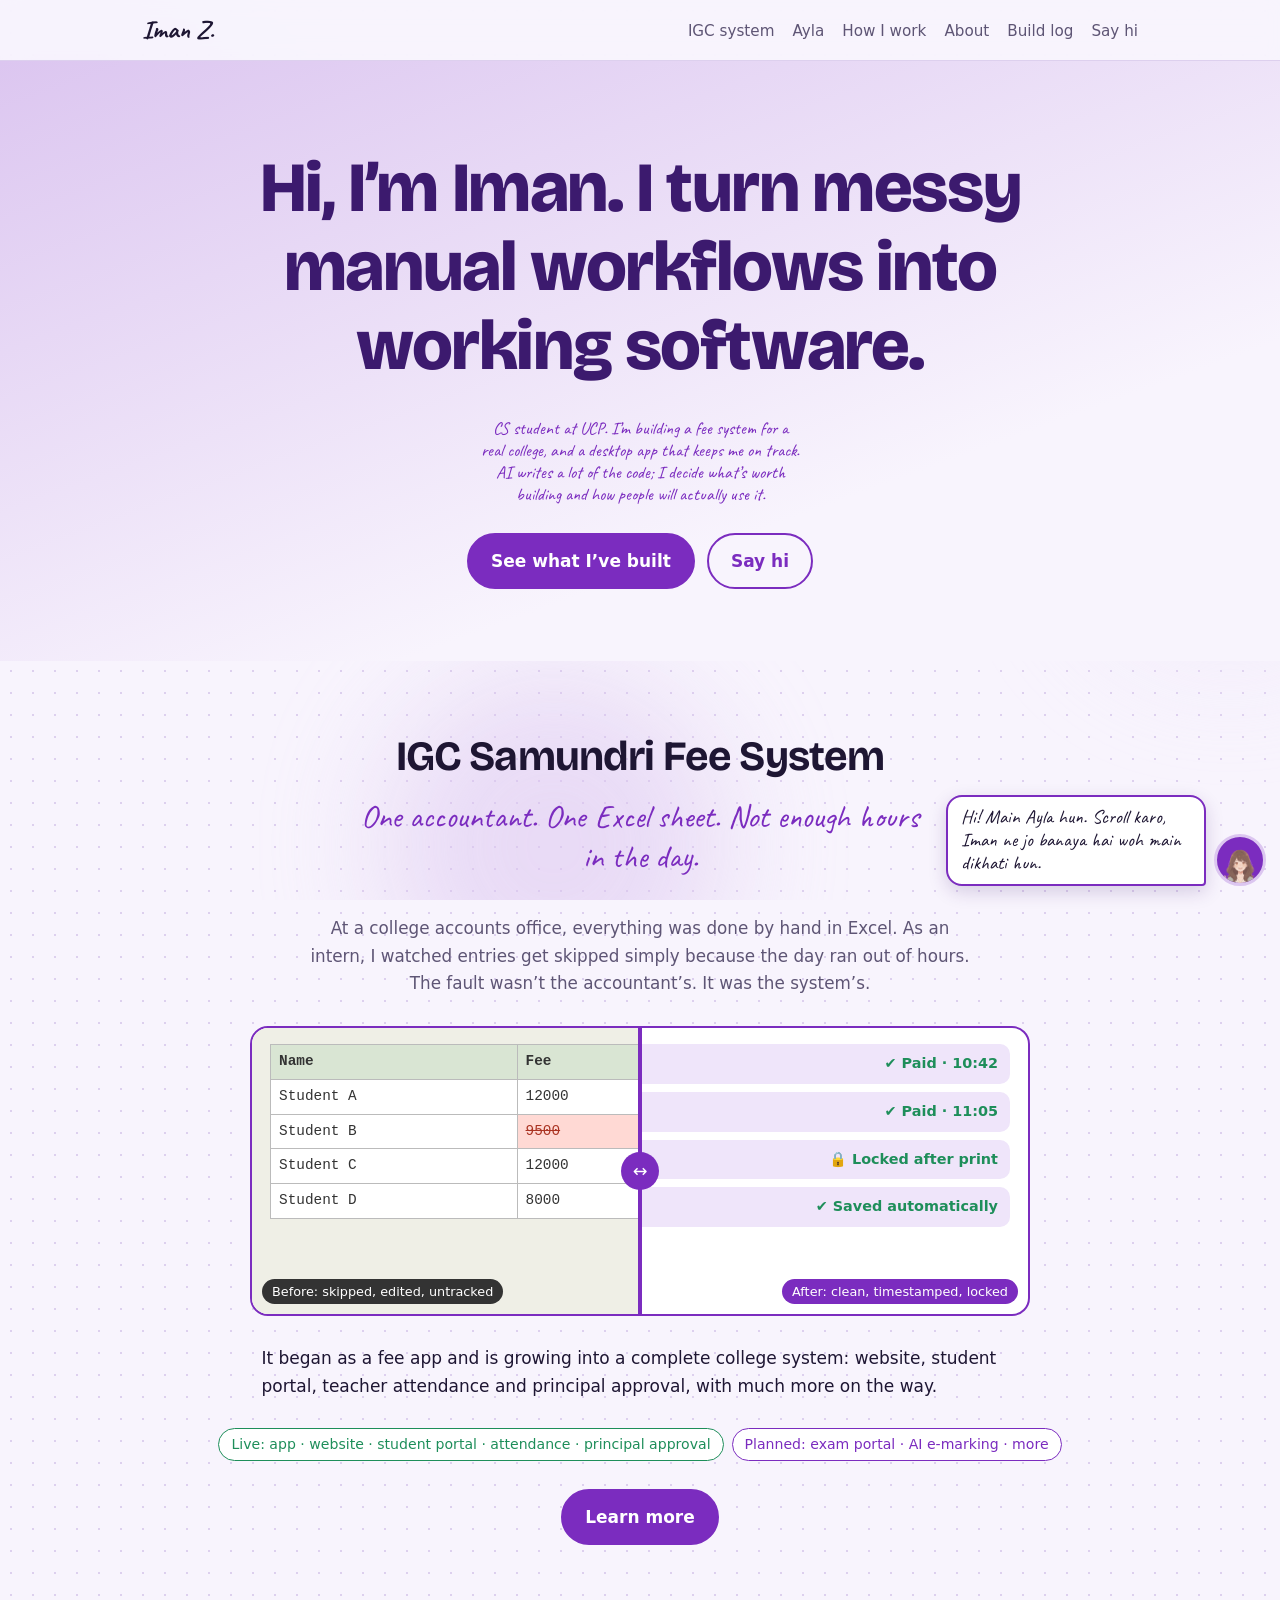
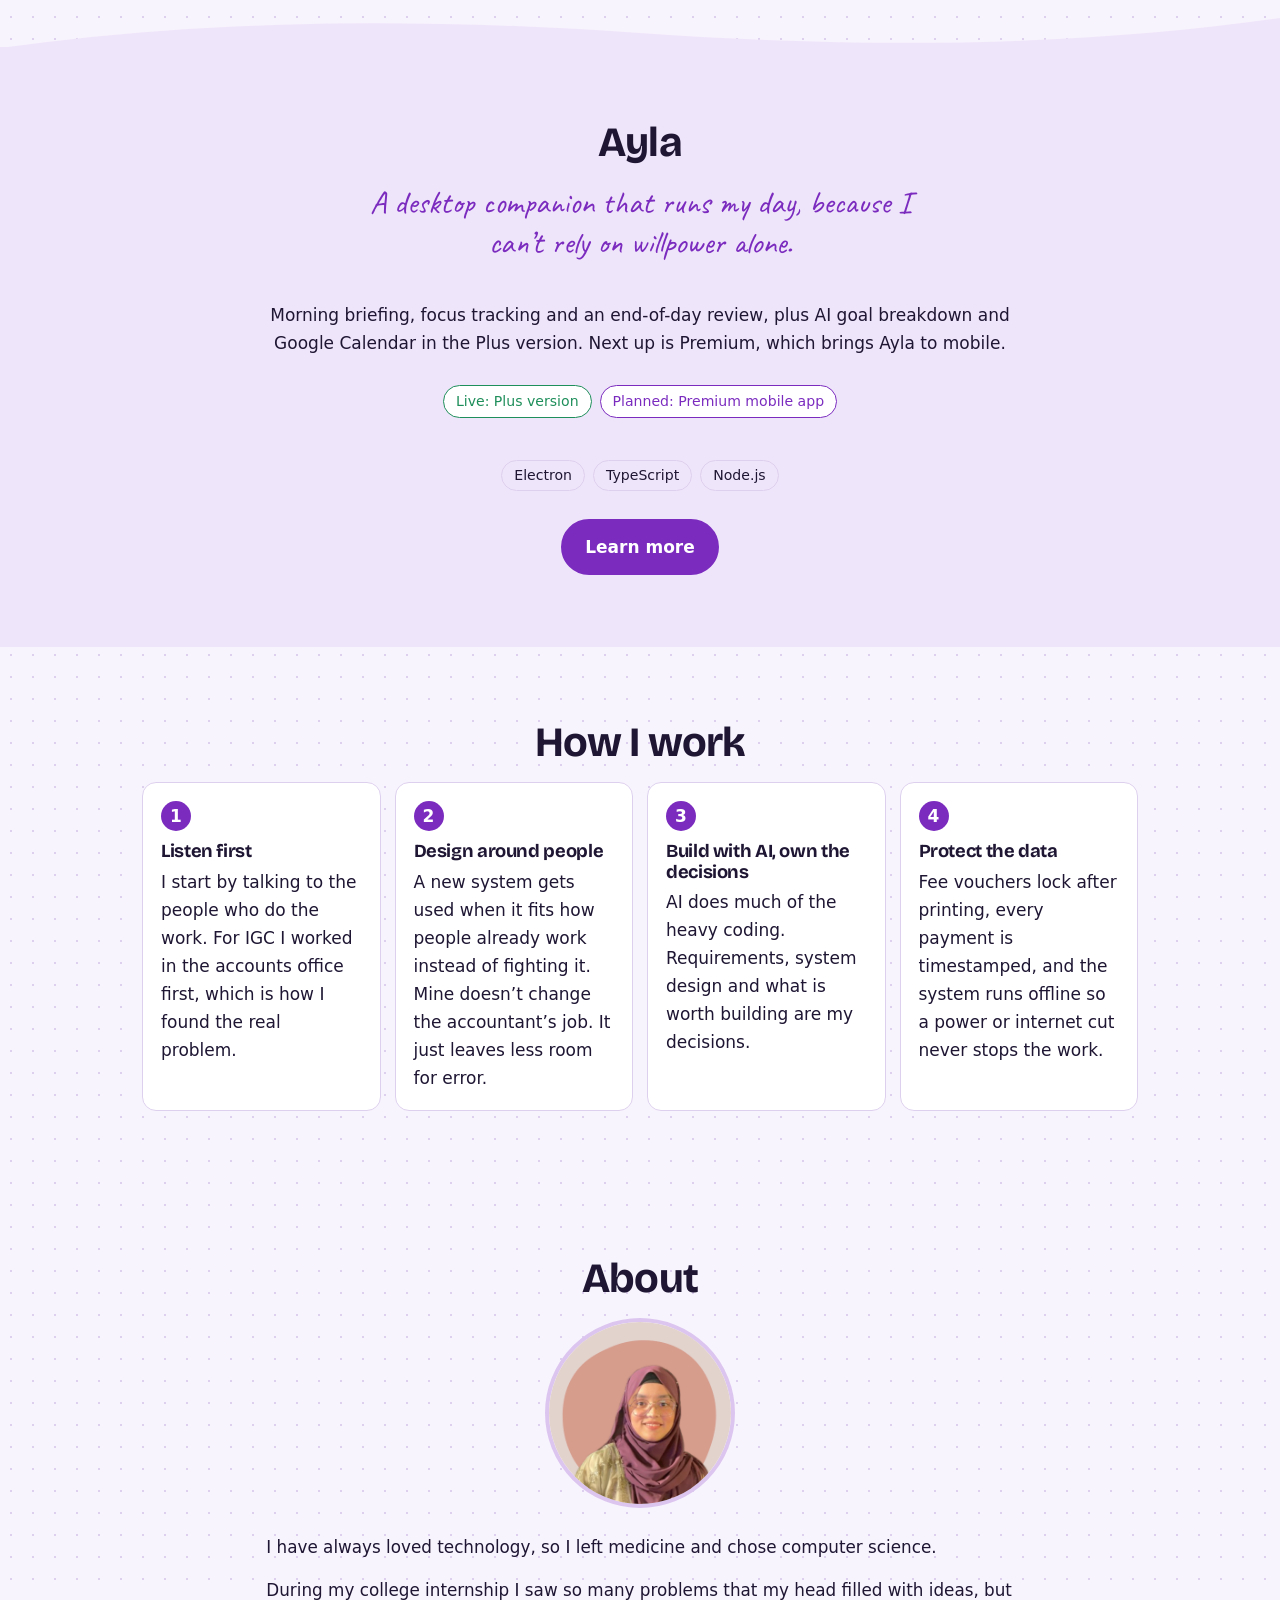
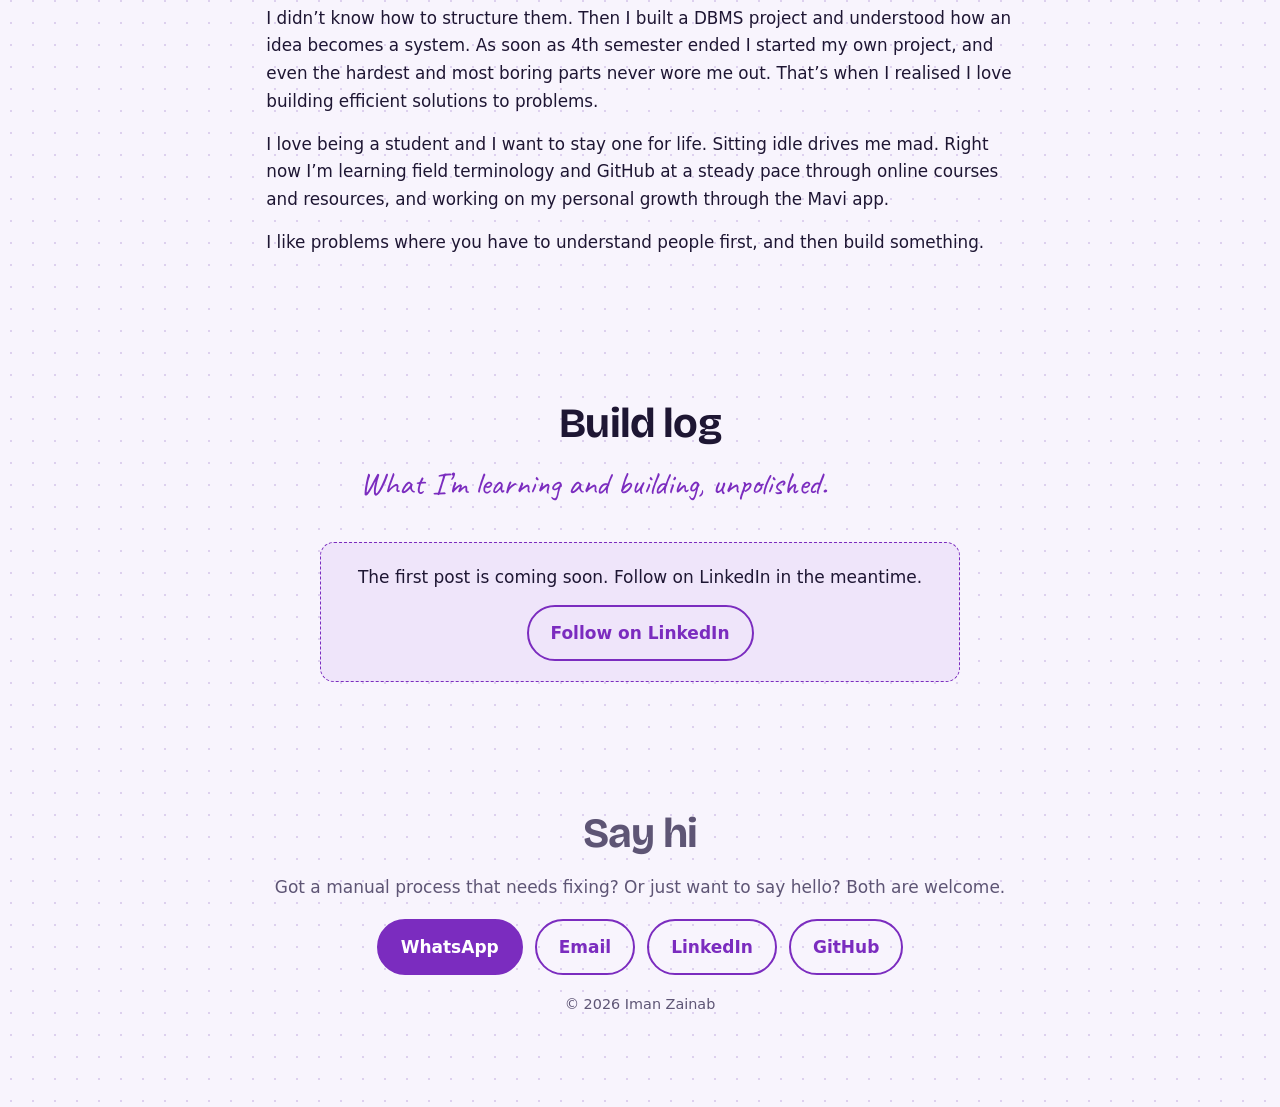
<file: index.html>
<!DOCTYPE html>
<html lang="en">
<head>
<meta charset="utf-8">
<meta name="viewport" content="width=device-width, initial-scale=1">
<title>Iman Zainab: messy manual workflows into working software</title>
<meta name="description" content="CS student building AI-assisted systems for real institutions.">
<link rel="icon" href="data:image/svg+xml,<svg xmlns=%22http://www.w3.org/2000/svg%22 viewBox=%220 0 100 100%22><text y=%22.9em%22 font-size=%2290%22>💜</text></svg>">
<link rel="preconnect" href="https://fonts.googleapis.com">
<link rel="preconnect" href="https://fonts.gstatic.com" crossorigin>
<link href="https://fonts.googleapis.com/css2?family=Bricolage+Grotesque:wght@500;700;800&family=Caveat:wght@500;700&display=swap" rel="stylesheet">
<link rel="stylesheet" href="style.css">
</head>
<body>
<div id="prog"></div><div class="blobs"><i></i><i></i><i></i></div>

<nav><div class="wrap">
  <b>Iman Z.</b>
  <ul>
    <li><a href="#igc">IGC system</a></li>
    <li><a href="#ayla-project">Ayla</a></li>
    <li><a href="#how">How I work</a></li>
    <li><a href="#about">About</a></li>
    <li><a href="#log">Build log</a></li>
    <li><a href="#hi">Say hi</a></li>
  </ul>
</div></nav>

<header class="hero" data-ayla="Hi! Main Ayla hun. Scroll karo, Iman ne jo banaya hai woh main dikhati hun.">
  <div class="wrap">
    <h1>Hi, I’m Iman. I turn messy manual workflows into working software.</h1>
    <p class="sub lead">CS student at UCP. I’m building a fee system for a real college, and a desktop app that keeps me on track. AI writes a lot of the code; I decide what’s worth building and how people will actually use it.</p>
    <div class="btns">
      <a class="btn main" href="#igc">See what I’ve built</a>
      <a class="btn ghost" href="#hi">Say hi</a>
    </div>
  </div>
</header>

<main>
<section id="igc" data-ayla="Yeh slider drag karke dekho!">
  <div class="wrap proj">
    <div>
      <h2>IGC Samundri Fee System</h2>
      <p class="lead">One accountant. One Excel sheet. Not enough hours in the day.</p>
      <p class="problem">At a college accounts office, everything was done by hand in Excel. As an intern, I watched entries get skipped simply because the day ran out of hours. The fault wasn’t the accountant’s. It was the system’s.</p>
    </div>
    <div class="ba" id="ba" aria-label="Before and after comparison">
      <div class="pane after">
        <div class="row"><span>Student A · Term fee</span><span class="ok">✔ Paid · 10:42</span></div>
        <div class="row"><span>Student B · Term fee</span><span class="ok">✔ Paid · 11:05</span></div>
        <div class="row"><span>Student C · Voucher #0412</span><span class="ok">🔒 Locked after print</span></div>
        <div class="row"><span>Backup</span><span class="ok">✔ Saved automatically</span></div>
        <span class="tag">After: clean, timestamped, locked</span>
      </div>
      <div class="pane before">
        <table>
          <tr><th>Name</th><th>Fee</th><th>Paid</th><th>Date</th></tr>
          <tr><td>Student A</td><td>12000</td><td class="q">??</td><td></td></tr>
          <tr><td>Student B</td><td class="x">9500</td><td>9000</td><td>3/10</td></tr>
          <tr><td>Student C</td><td>12000</td><td></td><td class="q">skipped</td></tr>
          <tr><td>Student D</td><td>8000</td><td class="x">8000</td><td>?</td></tr>
        </table>
        <span class="tag">Before: skipped, edited, untracked</span>
      </div>
      <div class="bar"></div>
      <input type="range" min="0" max="100" value="50" id="slider" aria-label="Drag to compare Excel with the new system">
    </div>
    <p>It began as a fee app and is growing into a complete college system: website, student portal, teacher attendance and principal approval, with much more on the way.</p>
    <div class="pills"><span class="pill live">Live: app · website · student portal · attendance · principal approval</span><span class="pill plan">Planned: exam portal · AI e-marking · more</span></div>
    <div><a class="btn main" href="igc.html">Learn more</a></div>
  </div>
</section>

<section id="ayla-project" data-ayla="Yeh mujhe Iman ne banaya hai. 😄" class="wavy">
  <div class="wrap proj">
    <div>
      <h2>Ayla</h2>
      <p class="lead">A desktop companion that runs my day, because I can’t rely on willpower alone.</p>
      <p>Morning briefing, focus tracking and an end-of-day review, plus AI goal breakdown and Google Calendar in the Plus version. Next up is Premium, which brings Ayla to mobile.</p>
    </div>
    <div class="pills"><span class="pill live">Live: Plus version</span><span class="pill plan">Planned: Premium mobile app</span></div>
    <ul class="chips"><li>Electron</li><li>TypeScript</li><li>Node.js</li></ul>
    <div><a class="btn main" href="ayla.html">Learn more</a></div>
  </div>
</section>

<section id="how" data-ayla="Iman pehle sunti hai, phir banati hai.">
  <div class="wrap">
    <h2>How I work</h2>
    <ol class="steps">
      <li><h3>Listen first</h3>I start by talking to the people who do the work. For IGC I worked in the accounts office first, which is how I found the real problem.</li>
      <li><h3>Design around people</h3>A new system gets used when it fits how people already work instead of fighting it. Mine doesn’t change the accountant’s job. It just leaves less room for error.</li>
      <li><h3>Build with AI, own the decisions</h3>AI does much of the heavy coding. Requirements, system design and what is worth building are my decisions.</li>
      <li><h3>Protect the data</h3>Fee vouchers lock after printing, every payment is timestamped, and the system runs offline so a power or internet cut never stops the work.</li>
    </ol>
  </div>
</section>

<section id="about" class="about" data-ayla="Ab thori Iman ki kahani." class="wavy">
  <div class="wrap">
    <h2>About</h2>
    <div class="me" data-img="me"></div>
    <p>I have always loved technology, so I left medicine and chose computer science.</p>
    <p>During my college internship I saw so many problems that my head filled with ideas, but I didn’t know how to structure them. Then I built a DBMS project and understood how an idea becomes a system. As soon as 4th semester ended I started my own project, and even the hardest and most boring parts never wore me out. That’s when I realised I love building efficient solutions to problems.</p>
    <p>I love being a student and I want to stay one for life. Sitting idle drives me mad. Right now I’m learning field terminology and GitHub at a steady pace through online courses and resources, and working on my personal growth through the Mavi app.</p>
    <p>I like problems where you have to understand people first, and then build something.</p>
  </div>
</section>

<section id="log" data-ayla="Yahan sab kuch bina polish ke milta hai.">
  <div class="wrap">
    <h2>Build log</h2>
    <p class="lead">What I’m learning and building, unpolished.</p>
    <div class="log">
      <ul id="posts"><li>The first post is coming soon. Follow on LinkedIn in the meantime.</li></ul>
      <p style="margin-top:14px"><a class="btn ghost" id="li2" href="https://www.linkedin.com/in/iman-zainab-75ab01385/">Follow on LinkedIn</a></p>
    </div>
  </div>
</section>
</main>

<footer id="hi" data-ayla="Bye bye! Wapas aana, main yahin hun.">
  <div class="wrap">
    <h2>Say hi</h2>
    <p style="margin:0 auto">Got a manual process that needs fixing? Or just want to say hello? Both are welcome.</p>
    <div class="btns contact">
      <a class="btn main" href="https://wa.me/923455638854">WhatsApp</a>
      <a class="btn ghost" href="mailto:ziman9596@gmail.com">Email</a>
      <a class="btn ghost" id="li" href="https://www.linkedin.com/in/iman-zainab-75ab01385/">LinkedIn</a>
      <a class="btn ghost" href="https://github.com/ziman9596">GitHub</a>
    </div>
    <p style="margin:0 auto;font-size:.9rem">© 2026 Iman Zainab</p>
  </div>
</footer>

<div id="ayla" aria-live="polite">
  <div class="bubble" id="bubble"></div>
  <!-- Ayla ki image ho to <img src="ayla.png" alt="Ayla"> neeche "A" ki jagah laga do -->
  <div class="face" aria-hidden="true">A</div>
</div>

<script src="config.js"></script>
<script src="app.js"></script>
</body>
</html>
</file>
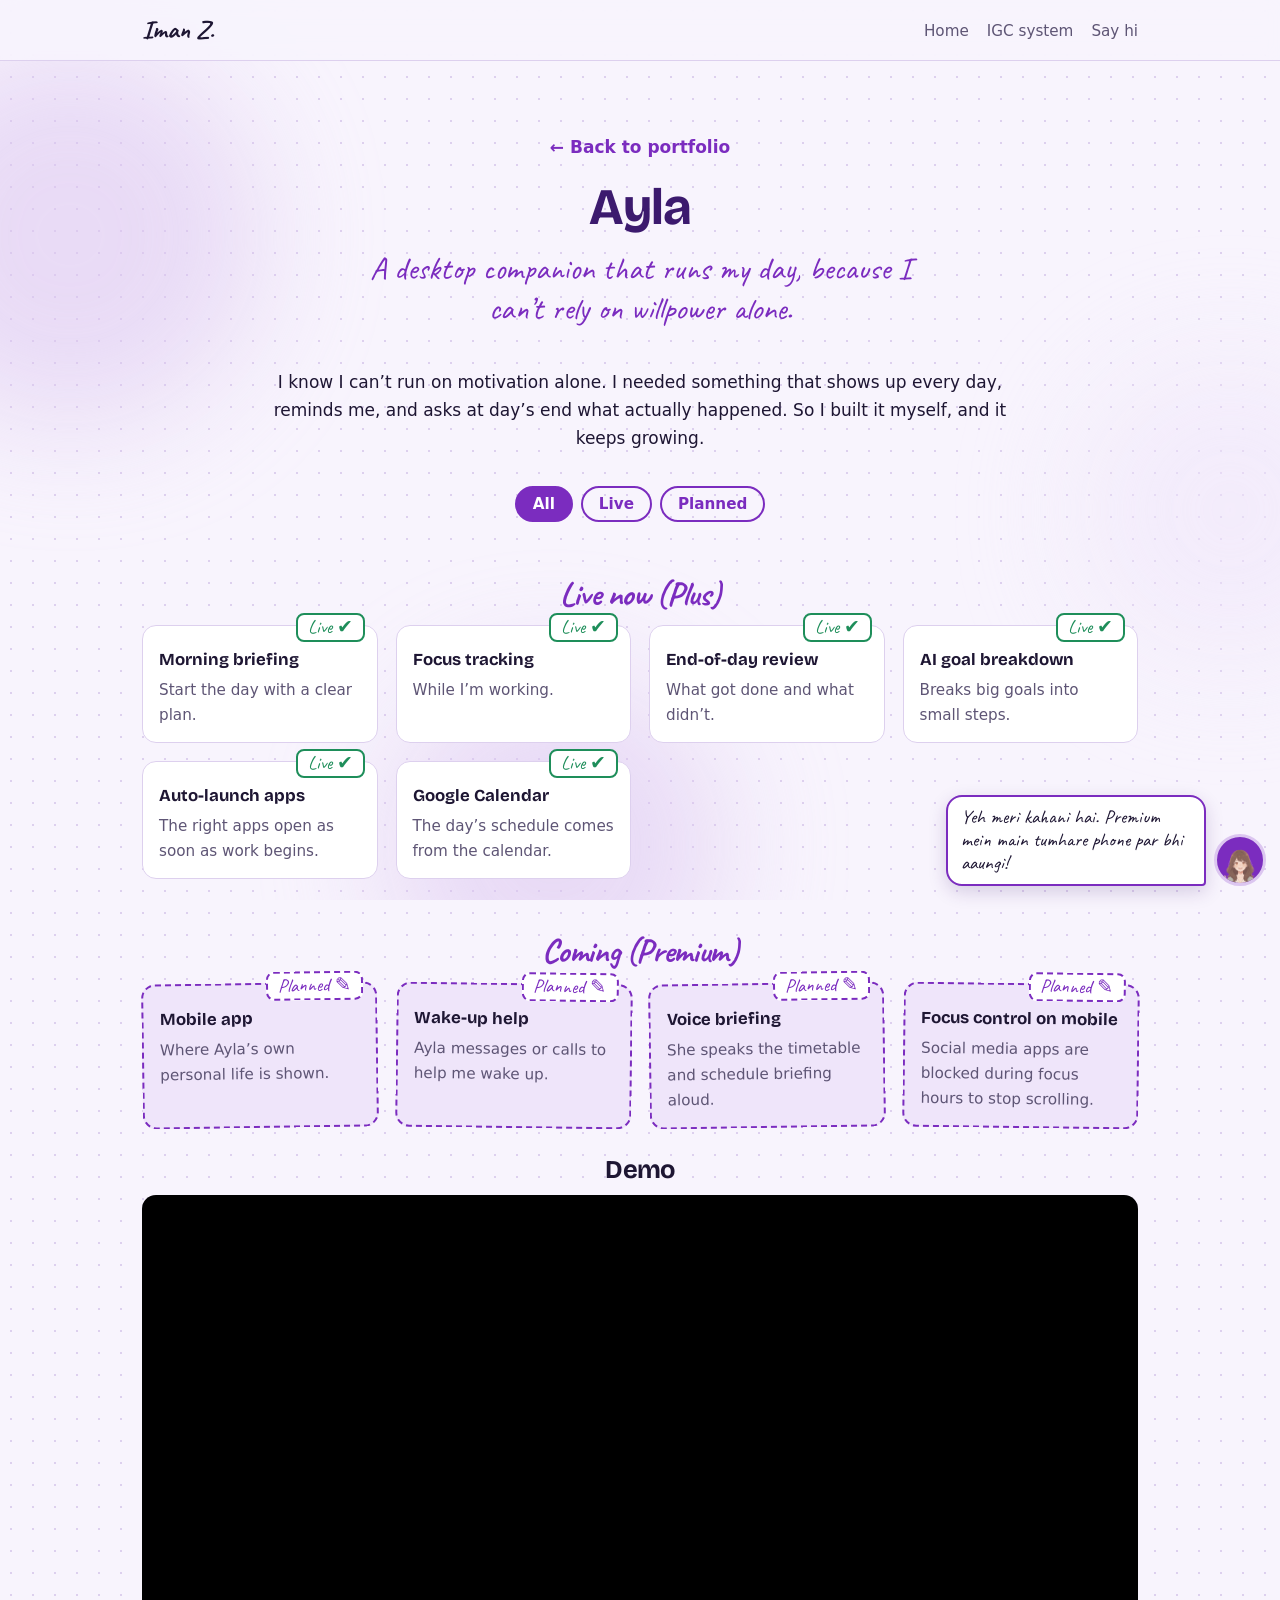
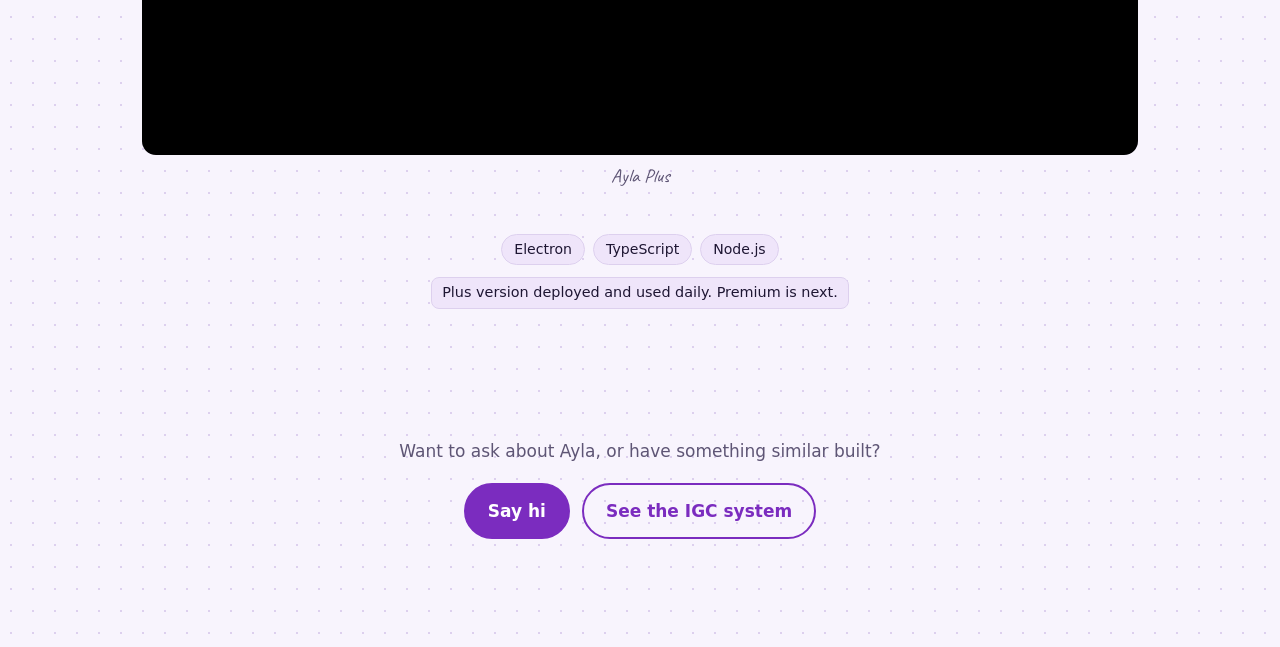
<file: ayla.html>
<!DOCTYPE html>
<html lang="en">
<head>
<meta charset="utf-8">
<meta name="viewport" content="width=device-width, initial-scale=1">
<title>Ayla | Iman Zainab</title>
<link rel="icon" href="data:image/svg+xml,<svg xmlns=%22http://www.w3.org/2000/svg%22 viewBox=%220 0 100 100%22><text y=%22.9em%22 font-size=%2290%22>💜</text></svg>">
<link href="https://fonts.googleapis.com/css2?family=Bricolage+Grotesque:wght@500;700;800&family=Caveat:wght@500;700&display=swap" rel="stylesheet">
<link rel="stylesheet" href="style.css">
</head>
<body>
<div id="prog"></div><div class="blobs"><i></i><i></i><i></i></div>
<nav><div class="wrap"><b>Iman Z.</b>
  <ul><li><a href="index.html">Home</a></li><li><a href="igc.html">IGC system</a></li><li><a href="index.html#hi">Say hi</a></li></ul>
</div></nav>

<main>
<section data-ayla="Yeh meri kahani hai. Premium mein main tumhare phone par bhi aaungi!">
  <div class="wrap proj">
    <div>
      <a class="back" href="index.html">← Back to portfolio</a>
      <h1 style="font-size:clamp(2rem,5vw,3.2rem);color:var(--deep)">Ayla</h1>
      <p class="lead" style="margin-top:.4em">A desktop companion that runs my day, because I can’t rely on willpower alone.</p>
      <p>I know I can’t run on motivation alone. I needed something that shows up every day, reminds me, and asks at day’s end what actually happened. So I built it myself, and it keeps growing.</p>
    </div>

    <div class="filters"><button data-f="all" class="on">All</button><button data-f="live">Live</button><button data-f="plan">Planned</button></div>
<div class="grp"><h3 class="hand">Live now (Plus)</h3><div class="fg"><article class="f live" data-s="live"><span class="stamp">Live ✔</span><h4>Morning briefing</h4><p>Start the day with a clear plan.</p></article><article class="f live" data-s="live"><span class="stamp">Live ✔</span><h4>Focus tracking</h4><p>While I’m working.</p></article><article class="f live" data-s="live"><span class="stamp">Live ✔</span><h4>End-of-day review</h4><p>What got done and what didn’t.</p></article><article class="f live" data-s="live"><span class="stamp">Live ✔</span><h4>AI goal breakdown</h4><p>Breaks big goals into small steps.</p></article><article class="f live" data-s="live"><span class="stamp">Live ✔</span><h4>Auto-launch apps</h4><p>The right apps open as soon as work begins.</p></article><article class="f live" data-s="live"><span class="stamp">Live ✔</span><h4>Google Calendar</h4><p>The day’s schedule comes from the calendar.</p></article></div></div>
<div class="grp"><h3 class="hand">Coming (Premium)</h3><div class="fg"><article class="f plan" data-s="plan"><span class="stamp">Planned ✎</span><h4>Mobile app</h4><p>Where Ayla’s own personal life is shown.</p></article><article class="f plan" data-s="plan"><span class="stamp">Planned ✎</span><h4>Wake-up help</h4><p>Ayla messages or calls to help me wake up.</p></article><article class="f plan" data-s="plan"><span class="stamp">Planned ✎</span><h4>Voice briefing</h4><p>She speaks the timetable and schedule briefing aloud.</p></article><article class="f plan" data-s="plan"><span class="stamp">Planned ✎</span><h4>Focus control on mobile</h4><p>Social media apps are blocked during focus hours to stop scrolling.</p></article></div></div>


    <div>
      <h2 style="font-size:1.6rem">Demo</h2>
      <div class="videos">
        <div><div class="video" data-video="ayla">Ayla demo coming soon</div><div class="vlabel">Ayla Plus</div></div>
      </div>
    </div>

    <div>
      <ul class="chips"><li>Electron</li><li>TypeScript</li><li>Node.js</li></ul>
      <p style="margin-top:12px"><span class="status">Plus version deployed and used daily. Premium is next.</span></p>
    </div>
  </div>
</section>
</main>

<footer><div class="wrap">
  <p style="margin:0 auto">Want to ask about Ayla, or have something similar built?</p>
  <div class="btns contact"><a class="btn main" href="index.html#hi">Say hi</a><a class="btn ghost" href="igc.html">See the IGC system</a></div>
</div></footer>

<div id="ayla" aria-live="polite"><div class="bubble" id="bubble"></div><div class="face" aria-hidden="true">A</div></div>
<script src="config.js"></script>
<script src="app.js"></script>
</body>
</html>
</file>
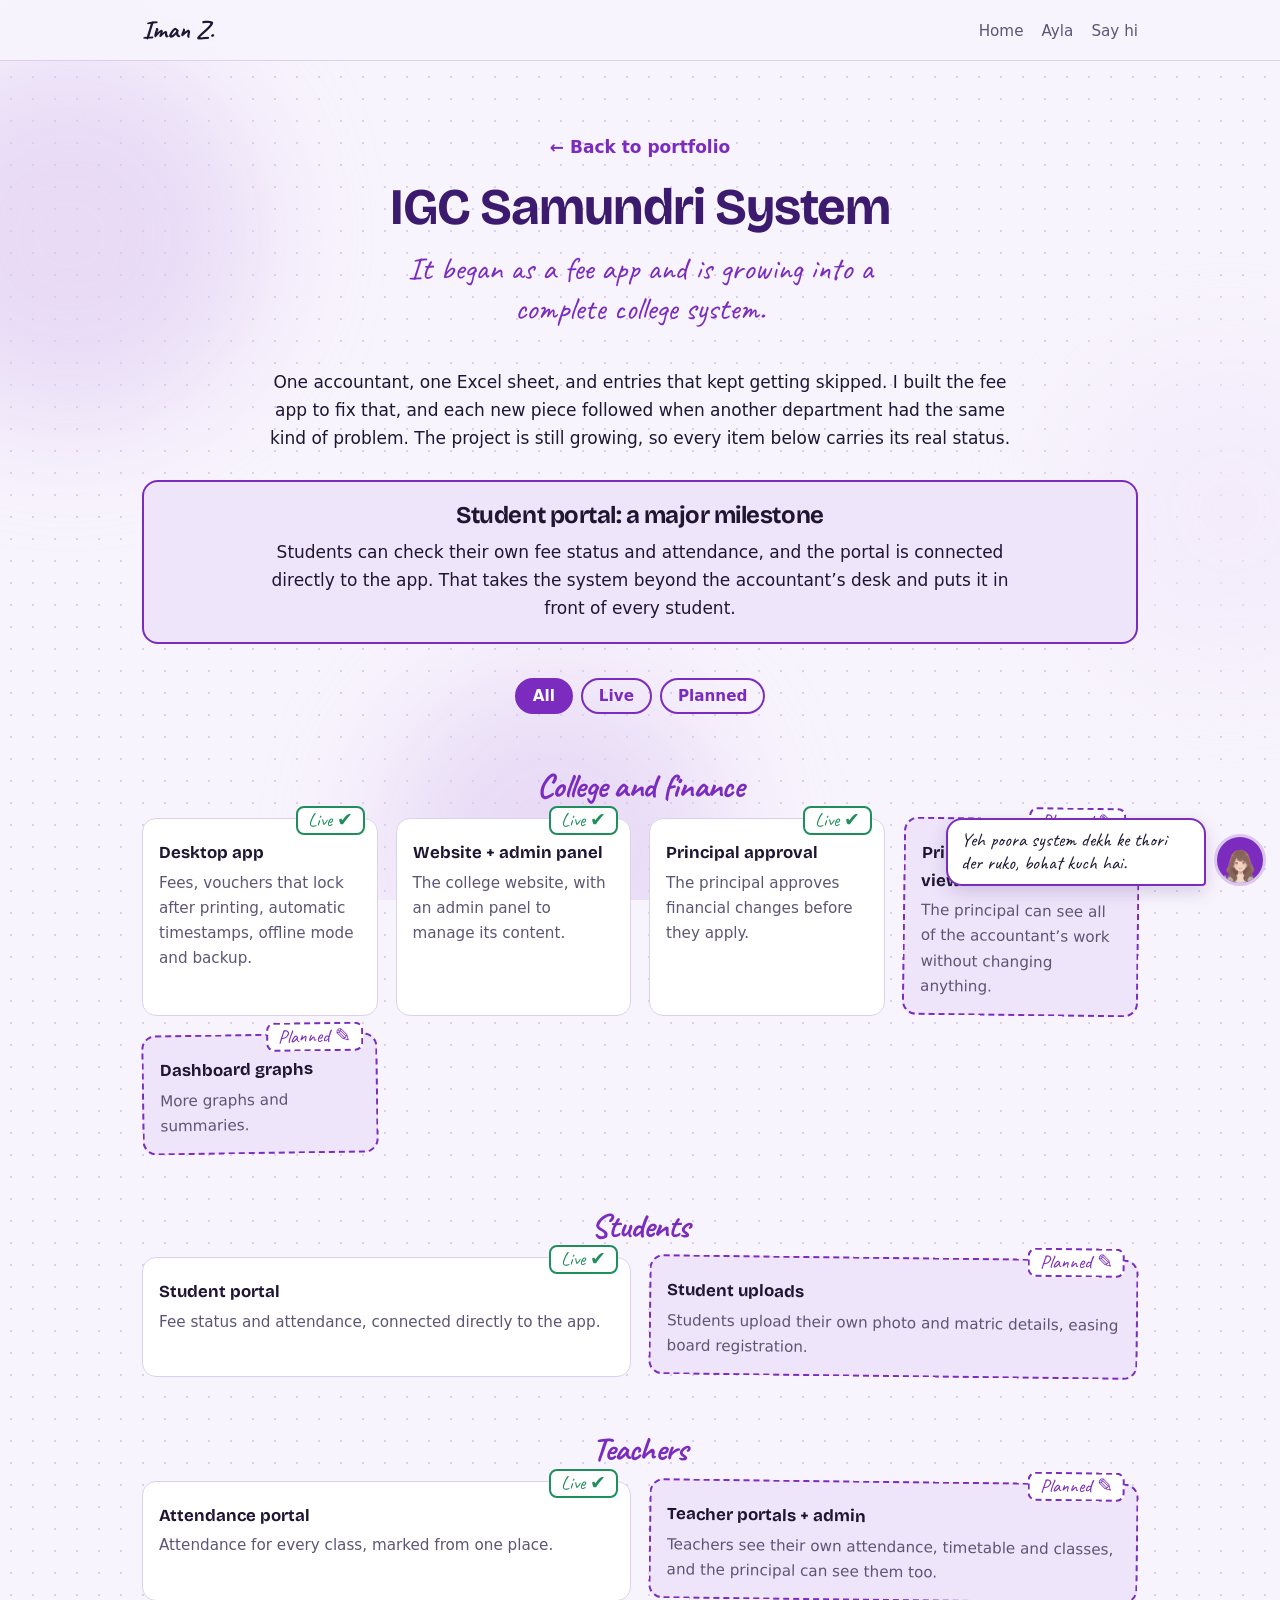
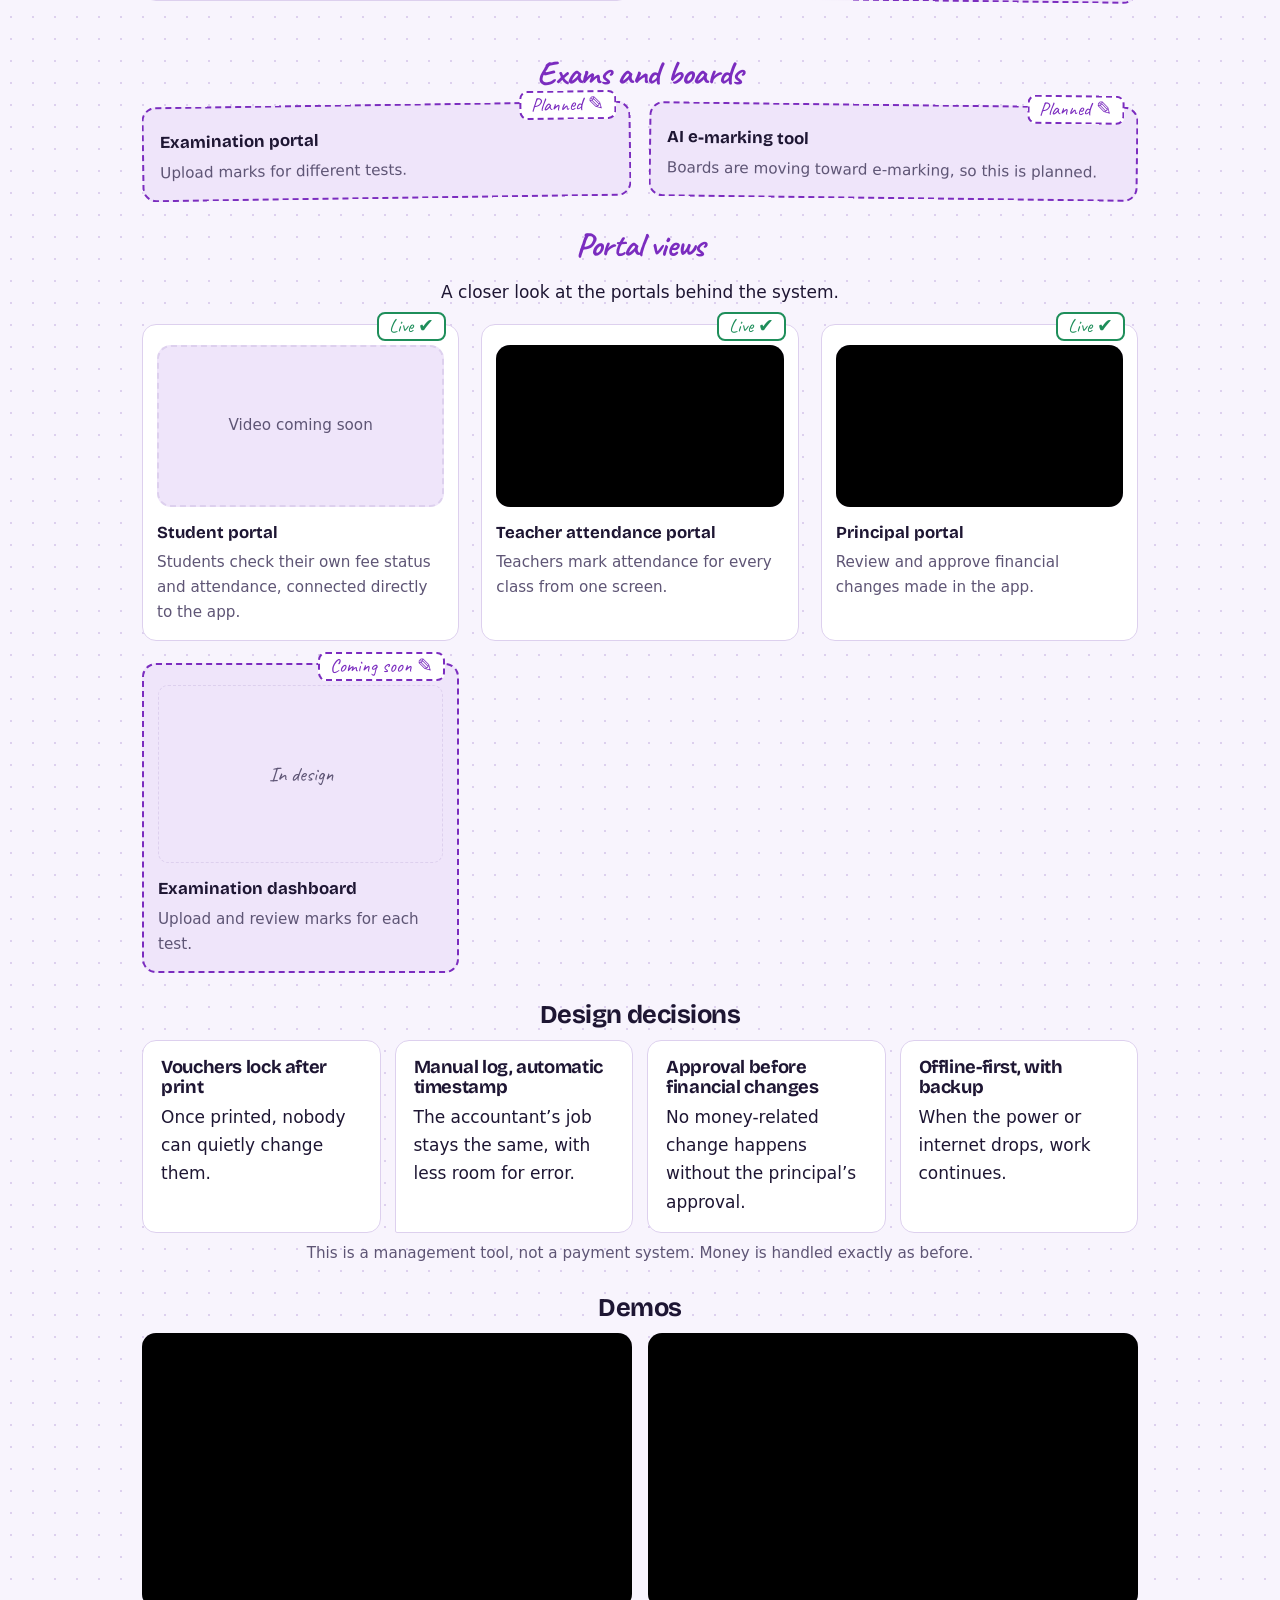
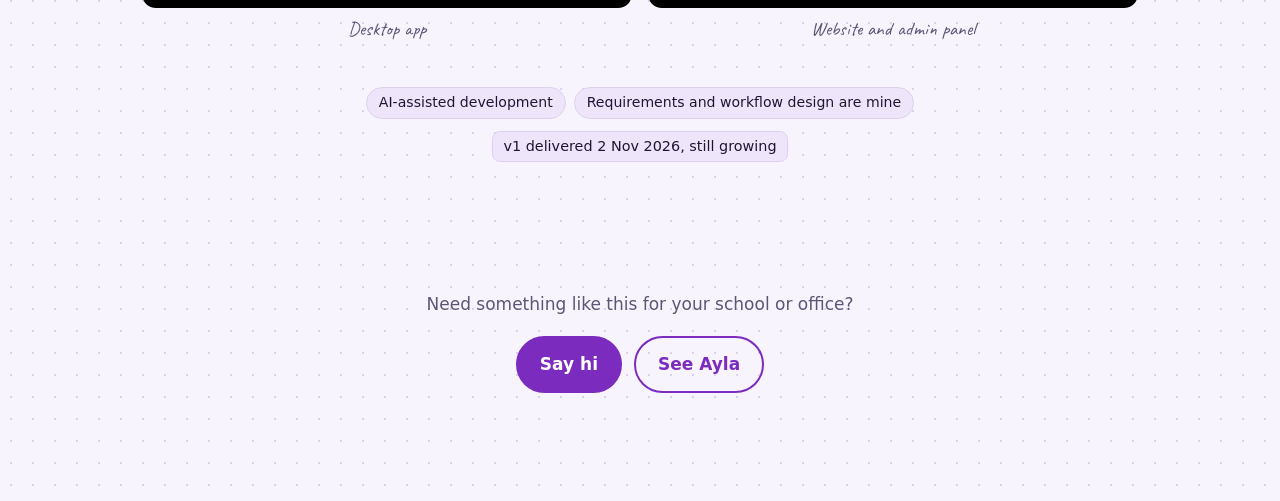
<file: igc.html>
<!DOCTYPE html>
<html lang="en">
<head>
<meta charset="utf-8">
<meta name="viewport" content="width=device-width, initial-scale=1">
<title>IGC Samundri System | Iman Zainab</title>
<link rel="icon" href="data:image/svg+xml,<svg xmlns=%22http://www.w3.org/2000/svg%22 viewBox=%220 0 100 100%22><text y=%22.9em%22 font-size=%2290%22>💜</text></svg>">
<link href="https://fonts.googleapis.com/css2?family=Bricolage+Grotesque:wght@500;700;800&family=Caveat:wght@500;700&display=swap" rel="stylesheet">
<link rel="stylesheet" href="style.css">
</head>
<body>
<div id="prog"></div><div class="blobs"><i></i><i></i><i></i></div>
<nav><div class="wrap"><b>Iman Z.</b>
  <ul><li><a href="index.html">Home</a></li><li><a href="ayla.html">Ayla</a></li><li><a href="index.html#hi">Say hi</a></li></ul>
</div></nav>

<main>
<section data-ayla="Yeh poora system dekh ke thori der ruko, bohat kuch hai.">
  <div class="wrap proj">
    <div>
      <a class="back" href="index.html">← Back to portfolio</a>
      <h1 style="font-size:clamp(2rem,5vw,3.2rem);color:var(--deep)">IGC Samundri System</h1>
      <p class="lead" style="margin-top:.4em">It began as a fee app and is growing into a complete college system.</p>
      <p>One accountant, one Excel sheet, and entries that kept getting skipped. I built the fee app to fix that, and each new piece followed when another department had the same kind of problem. The project is still growing, so every item below carries its real status.</p>
    </div>

    <div class="big">
      <h2 style="font-size:1.5rem">Student portal: a major milestone</h2>
      <p>Students can check their own fee status and attendance, and the portal is connected directly to the app. That takes the system beyond the accountant’s desk and puts it in front of every student.</p>
    </div>

    <div class="shot" data-img="igcShot"></div>
<div class="filters"><button data-f="all" class="on">All</button><button data-f="live">Live</button><button data-f="plan">Planned</button></div>
<div class="grp"><h3 class="hand">College and finance</h3><div class="fg"><article class="f live" data-s="live"><span class="stamp">Live ✔</span><h4>Desktop app</h4><p>Fees, vouchers that lock after printing, automatic timestamps, offline mode and backup.</p></article><article class="f live" data-s="live"><span class="stamp">Live ✔</span><h4>Website + admin panel</h4><p>The college website, with an admin panel to manage its content.</p></article><article class="f live" data-s="live"><span class="stamp">Live ✔</span><h4>Principal approval</h4><p>The principal approves financial changes before they apply.</p></article><article class="f plan" data-s="plan"><span class="stamp">Planned ✎</span><h4>Principal read-only view</h4><p>The principal can see all of the accountant’s work without changing anything.</p></article><article class="f plan" data-s="plan"><span class="stamp">Planned ✎</span><h4>Dashboard graphs</h4><p>More graphs and summaries.</p></article></div></div>
<div class="grp"><h3 class="hand">Students</h3><div class="fg"><article class="f live" data-s="live"><span class="stamp">Live ✔</span><h4>Student portal</h4><p>Fee status and attendance, connected directly to the app.</p></article><article class="f plan" data-s="plan"><span class="stamp">Planned ✎</span><h4>Student uploads</h4><p>Students upload their own photo and matric details, easing board registration.</p></article></div></div>
<div class="grp"><h3 class="hand">Teachers</h3><div class="fg"><article class="f live" data-s="live"><span class="stamp">Live ✔</span><h4>Attendance portal</h4><p>Attendance for every class, marked from one place.</p></article><article class="f plan" data-s="plan"><span class="stamp">Planned ✎</span><h4>Teacher portals + admin</h4><p>Teachers see their own attendance, timetable and classes, and the principal can see them too.</p></article></div></div>
<div class="grp"><h3 class="hand">Exams and boards</h3><div class="fg"><article class="f plan" data-s="plan"><span class="stamp">Planned ✎</span><h4>Examination portal</h4><p>Upload marks for different tests.</p></article><article class="f plan" data-s="plan"><span class="stamp">Planned ✎</span><h4>AI e-marking tool</h4><p>Boards are moving toward e-marking, so this is planned.</p></article></div></div>


    <div>
      <h2 class="hand" style="font-size:2.1rem;color:var(--purple);text-align:center">Portal views</h2>
      <p style="text-align:center;margin:0 auto 18px">A closer look at the portals behind the system.</p>
      <div class="pvg"><article class="pv live"><span class="stamp">Live ✔</span><div class="video" data-video="igcPortal">Video coming soon</div><h4>Student portal</h4><p>Students check their own fee status and attendance, connected directly to the app.</p></article><article class="pv live"><span class="stamp">Live ✔</span><div class="video" data-video="teacherPortal">Video coming soon</div><h4>Teacher attendance portal</h4><p>Teachers mark attendance for every class from one screen.</p></article><article class="pv live"><span class="stamp">Live ✔</span><div class="video" data-video="principalPortal">Video coming soon</div><h4>Principal portal</h4><p>Review and approve financial changes made in the app.</p></article><article class="pv plan"><span class="stamp">Coming soon ✎</span><div class="pvimg">In design</div><h4>Examination dashboard</h4><p>Upload and review marks for each test.</p></article></div>
    </div>

    <div>
      <h2 style="font-size:1.6rem">Design decisions</h2>
      <div class="decisions">
        <div><h3>Vouchers lock after print</h3>Once printed, nobody can quietly change them.</div>
        <div><h3>Manual log, automatic timestamp</h3>The accountant’s job stays the same, with less room for error.</div>
        <div><h3>Approval before financial changes</h3>No money-related change happens without the principal’s approval.</div>
        <div><h3>Offline-first, with backup</h3>When the power or internet drops, work continues.</div>
      </div>
      <p class="not">This is a management tool, not a payment system. Money is handled exactly as before.</p>
    </div>

    <div>
      <h2 style="font-size:1.6rem">Demos</h2>
      <div class="videos">
        <div><div class="video" data-video="igcApp">App demo coming soon</div><div class="vlabel">Desktop app</div></div>
        <div><div class="video" data-video="igcWeb">Website demo coming soon</div><div class="vlabel">Website and admin panel</div></div>
      </div>
    </div>

    <div>
      <ul class="chips"><li>AI-assisted development</li><li>Requirements and workflow design are mine</li></ul>
      <p style="margin-top:12px"><span class="status">v1 delivered 2 Nov 2026, still growing</span></p>
    </div>
  </div>
</section>
</main>

<footer><div class="wrap">
  <p style="margin:0 auto">Need something like this for your school or office?</p>
  <div class="btns contact"><a class="btn main" href="index.html#hi">Say hi</a><a class="btn ghost" href="ayla.html">See Ayla</a></div>
</div></footer>

<div id="ayla" aria-live="polite"><div class="bubble" id="bubble"></div><div class="face" aria-hidden="true">A</div></div>
<script src="config.js"></script>
<script src="app.js"></script>
</body>
</html>
</file>
<file: style.css>
:root{
  --bg:#F8F4FD; --surface:#FFFFFF; --ink:#1E1633; --muted:#5E5575;
  --purple:#7B2CBF; --deep:#3C1A6E; --lilac:#DCC6F0; --soft:#EFE5FA; --line:#DDD0EE;
  --bad:#C0392B; --good:#1E8E5A;
  --head:"Bricolage Grotesque","Trebuchet MS",system-ui,sans-serif;
  --body:system-ui,-apple-system,"Segoe UI",Roboto,sans-serif;
}
@media (prefers-color-scheme:dark){
  :root:not([data-theme="light"]){
    --bg:#150E24; --surface:#1F1534; --ink:#F1EAFB; --muted:#B5A9CC;
    --purple:#B57BEE; --deep:#DCC6F0; --lilac:#3A2760; --soft:#271A40; --line:#3A2B58;
    --bad:#FF7A6B; --good:#5FD39A;
  }
}
*{box-sizing:border-box;margin:0}
html{scroll-behavior:smooth;scroll-padding-top:72px}
body{background:var(--bg);color:var(--ink);font:17px/1.65 var(--body);
  padding-top:env(safe-area-inset-top,0px);padding-bottom:env(safe-area-inset-bottom,0px)}
a{color:inherit}
:focus-visible{outline:3px solid var(--purple);outline-offset:3px;border-radius:6px}
h1,h2,h3{font-family:var(--head);line-height:1.12;letter-spacing:-.02em}
h2{font-size:clamp(1.8rem,4vw,2.6rem);margin-bottom:.4em}
h3{font-size:1.15rem;margin-bottom:.3em}
.wrap{max-width:980px;margin:0 auto;padding:0 22px}
section{padding:72px 0}
.lead{font-family:var(--head);font-size:1.25rem;color:var(--muted);max-width:34ch;margin-bottom:1.2em}
p{max-width:64ch}
p+p{margin-top:.9em}

nav{position:sticky;top:0;z-index:20;background:color-mix(in srgb,var(--bg) 88%,transparent);
  backdrop-filter:blur(10px);border-bottom:1px solid var(--line)}
nav .wrap{display:flex;justify-content:space-between;align-items:center;height:60px;gap:12px}
nav b{font-family:var(--head);font-size:1.15rem}
nav ul{display:flex;gap:18px;list-style:none;padding:0;overflow-x:auto;scrollbar-width:none}
nav ul a{text-decoration:none;color:var(--muted);font-size:.95rem;white-space:nowrap}
nav ul a:hover{color:var(--purple)}

.btn{display:inline-block;padding:12px 22px;border-radius:999px;font-weight:600;text-decoration:none;
  border:2px solid var(--purple);transition:transform .15s}
.btn:hover{transform:translateY(-2px)}
.btn.main{background:var(--purple);color:#fff}
.btn.ghost{color:var(--purple)}
.btns{display:flex;gap:12px;flex-wrap:wrap}

/* hero */
.hero{padding:88px 0 72px;background:linear-gradient(160deg,var(--lilac),var(--bg) 70%)}
.hero h1{font-size:clamp(2.2rem,6.4vw,4.4rem);font-weight:800;max-width:15ch;margin-bottom:.45em;color:var(--deep)}
.hero p.sub{font-size:1.1rem;margin-bottom:1.6em}

/* tag chips */
.chips{display:flex;gap:8px;flex-wrap:wrap;margin:.8em 0 0;padding:0;list-style:none}
.chips li{background:var(--soft);border:1px solid var(--line);border-radius:999px;padding:3px 12px;font-size:.88rem}
.status{display:inline-block;background:var(--soft);border:1px solid var(--line);border-radius:8px;padding:3px 10px;font-size:.9rem}

/* project blocks */
.proj{display:grid;gap:28px}
.problem{border-left:4px solid var(--purple);padding-left:16px;color:var(--muted)}
.decisions{display:grid;gap:14px;grid-template-columns:repeat(auto-fit,minmax(230px,1fr));margin:8px 0}
.decisions div{background:var(--surface);border:1px solid var(--line);border-radius:14px;padding:16px 18px}
.decisions div:nth-child(2){border-radius:14px 14px 14px 2px}
.not{font-size:.95rem;color:var(--muted)}

/* before/after slider: the one memorable moment */
.ba{--p:50%;position:relative;border:2px solid var(--purple);border-radius:18px;overflow:hidden;
  height:290px;background:var(--surface);user-select:none}
.ba .pane{position:absolute;inset:0;padding:16px 18px;font-size:.9rem;overflow:hidden}
.ba .before{clip-path:inset(0 calc(100% - var(--p)) 0 0);background:#EFEFE6;color:#333;
  font-family:Consolas,"Courier New",monospace}
.ba .before table{border-collapse:collapse;width:100%;min-width:320px}
.ba .before td,.ba .before th{border:1px solid #bbb;padding:5px 8px;text-align:left;background:#fff}
.ba .before th{background:#d9e5d3;font-weight:600}
.ba .before .x{background:#ffd9d4;color:#a32;text-decoration:line-through}
.ba .before .q{background:#fff3c4}
.ba .after .row{display:flex;justify-content:space-between;gap:10px;align-items:center;
  background:var(--soft);border-radius:10px;padding:8px 12px;margin-bottom:8px}
.ba .after .ok{color:var(--good);font-weight:600;white-space:nowrap}
.ba .tag{position:absolute;bottom:10px;font-size:.8rem;padding:2px 10px;border-radius:999px;font-family:var(--body)}
.ba .before .tag{left:10px;background:#333;color:#fff}
.ba .after .tag{right:10px;background:var(--purple);color:#fff}
.ba .after .pane-in{padding-left:0}
.bar{position:absolute;top:0;bottom:0;left:var(--p);width:4px;margin-left:-2px;background:var(--purple);pointer-events:none}
.bar::after{content:"↔";position:absolute;top:50%;left:50%;transform:translate(-50%,-50%);width:38px;height:38px;
  border-radius:50%;background:var(--purple);color:#fff;display:grid;place-items:center;font-size:1.1rem}
.ba input{position:absolute;inset:0;width:100%;height:100%;opacity:0;cursor:ew-resize;margin:0}
.ba:focus-within{outline:3px solid var(--purple);outline-offset:3px}

/* video slots */
.videos{display:grid;gap:16px;grid-template-columns:repeat(auto-fit,minmax(280px,1fr))}
.video{aspect-ratio:16/9;border:2px dashed var(--line);border-radius:14px;background:var(--soft);
  display:grid;place-items:center;text-align:center;color:var(--muted);font-size:.95rem;overflow:hidden}
.video video,.video iframe{width:100%;height:100%;border:0;background:#000}
.vlabel{font-size:.9rem;color:var(--muted);margin-top:6px}

/* how I work: real sequence */
.steps{display:grid;gap:14px;grid-template-columns:repeat(auto-fit,minmax(220px,1fr));counter-reset:s;padding:0;list-style:none}
.steps li{counter-increment:s;background:var(--surface);border:1px solid var(--line);border-radius:14px;padding:18px}
.steps li::before{content:counter(s);display:grid;place-items:center;width:30px;height:30px;border-radius:50%;
  background:var(--purple);color:#fff;font-weight:700;margin-bottom:10px}

.about p{font-size:1.05rem}
.log{background:var(--soft);border:1px dashed var(--purple);border-radius:14px;padding:20px}
.log ul{list-style:none;padding:0}
.log li+li{margin-top:8px}

footer{padding:56px 0 90px;text-align:center;color:var(--muted)}
.contact{justify-content:center;margin:18px 0}

/* Ayla guide */
#ayla{position:fixed;right:14px;bottom:calc(14px + env(safe-area-inset-bottom,0px));z-index:30;
  display:flex;align-items:flex-end;gap:8px;max-width:min(320px,calc(100vw - 28px))}
#ayla .bubble{background:var(--surface);border:2px solid var(--purple);border-radius:16px 16px 4px 16px;
  padding:9px 13px;font-size:.9rem;line-height:1.4;box-shadow:0 6px 18px rgba(60,26,110,.18);
  transition:opacity .25s}
#ayla .bubble.hide{opacity:0}
#ayla .face{flex:none;width:52px;height:52px;border-radius:50%;background:var(--purple);color:#fff;
  display:grid;place-items:center;font:800 1.4rem var(--head);border:3px solid var(--lilac);overflow:hidden}
#ayla .face img{width:100%;height:100%;object-fit:cover}
@media (prefers-reduced-motion:reduce){html{scroll-behavior:auto}.btn,#ayla .bubble{transition:none}}
@media (max-width:560px){section{padding:56px 0}.ba{height:320px}nav b{display:none}}

.cards{display:grid;gap:14px}
.pills{display:flex;gap:8px;flex-wrap:wrap}
.pill{border-radius:999px;padding:4px 12px;font-size:.88rem;border:1px solid var(--line);background:var(--surface)}
.pill.live{border-color:var(--good);color:var(--good)}
.pill.plan{border-color:var(--purple);color:var(--purple)}
.board{display:grid;gap:18px;grid-template-columns:repeat(auto-fit,minmax(290px,1fr))}
.col{background:var(--surface);border:1px solid var(--line);border-radius:16px;padding:18px}
.col.liveb{border-top:5px solid var(--good)}
.col.planb{border-top:5px dashed var(--purple)}
.col ul{list-style:none;padding:0;display:grid;gap:12px;margin-top:10px}
.col li small{display:block;color:var(--muted);font-size:.92rem}
.big{background:var(--soft);border:2px solid var(--purple);border-radius:16px;padding:20px}
.back{display:inline-block;margin-bottom:18px;color:var(--purple);text-decoration:none;font-weight:600}

:root{--hand:"Caveat","Segoe Print","Bradley Hand",cursive}
body{background-image:radial-gradient(var(--line) 1px,transparent 1px);background-size:22px 22px}
nav b{font-family:var(--hand);font-size:1.6rem}
.lead{font-family:var(--hand);font-size:clamp(1.5rem,3.2vw,2rem);line-height:1.25;max-width:40ch;color:var(--purple)}
.vlabel{font-family:var(--hand);font-size:1.2rem}
#ayla .bubble{font-family:var(--hand);font-size:1.2rem;line-height:1.2}
.hand{font-family:var(--hand)}
#prog{position:fixed;top:0;left:0;height:4px;width:0;background:var(--purple);z-index:40}
.blobs{position:fixed;inset:0;z-index:-1;overflow:hidden;pointer-events:none}
.blobs i{position:absolute;border-radius:50%;filter:blur(60px);opacity:.55;background:var(--lilac)}
.blobs i:nth-child(1){width:380px;height:380px;top:5%;left:-120px}
.blobs i:nth-child(2){width:300px;height:300px;top:40%;right:-100px;background:var(--soft)}
.blobs i:nth-child(3){width:340px;height:340px;top:75%;left:30%}
.wavy{background:var(--soft);position:relative;margin-top:30px}
.wavy::before{content:"";position:absolute;left:0;right:0;top:-29px;height:30px;background:var(--soft);
  -webkit-mask:url("data:image/svg+xml,%3Csvg xmlns='http://www.w3.org/2000/svg' viewBox='0 0 1200 40' preserveAspectRatio='none'%3E%3Cpath d='M0 40C200 0 400 0 600 20S1000 40 1200 0V40Z'/%3E%3C/svg%3E") 0 0/100% 100%;
  mask:url("data:image/svg+xml,%3Csvg xmlns='http://www.w3.org/2000/svg' viewBox='0 0 1200 40' preserveAspectRatio='none'%3E%3Cpath d='M0 40C200 0 400 0 600 20S1000 40 1200 0V40Z'/%3E%3C/svg%3E") 0 0/100% 100%}
.filters{display:flex;gap:8px;margin:6px 0 0}
.filters button{font:600 .95rem var(--body);padding:7px 16px;border-radius:999px;border:2px solid var(--purple);background:none;color:var(--purple);cursor:pointer}
.filters button.on{background:var(--purple);color:#fff}
.grp{margin-top:26px}
.grp h3.hand{font-family:var(--hand);font-size:2.1rem;color:var(--purple);margin-bottom:12px}
.fg{display:grid;gap:18px;grid-template-columns:repeat(auto-fit,minmax(230px,1fr))}
.f{position:relative;padding:20px 16px 14px;border-radius:14px;background:var(--surface);border:1px solid var(--line)}
.f.plan{background:var(--soft);border:2px dashed var(--purple)}
.f.plan:nth-child(odd){rotate:-.8deg}.f.plan:nth-child(even){rotate:.7deg}
.f[hidden],.grp[hidden]{display:none}
.stamp{position:absolute;top:-13px;right:12px;font-family:var(--hand);font-size:1.2rem;line-height:1.3;padding:0 10px;border-radius:8px;background:var(--surface)}
.f.live .stamp{color:var(--good);border:2px solid var(--good)}
.f.plan .stamp{color:var(--purple);border:2px dashed var(--purple)}
.f h4{font-family:var(--head);font-size:1.05rem;margin-bottom:4px}
.f p{font-size:.95rem;color:var(--muted)}
.rv{opacity:0;transform:translateY(14px);transition:opacity .5s,transform .5s}
.rv.in{opacity:1;transform:none}
.shot{border:2px solid var(--purple);border-radius:14px;overflow:hidden;background:var(--surface)}
.shot .dots{display:flex;gap:6px;padding:8px 12px;background:var(--soft)}
.shot .dots i{width:10px;height:10px;border-radius:50%;background:var(--purple);opacity:.5}
.shot img{display:block;width:100%}
@media (prefers-reduced-motion:reduce){.rv{opacity:1;transform:none;transition:none}}

.wrap{max-width:1040px}
.hero .wrap,.proj>div:first-child,footer .wrap{text-align:center}
.hero h1{max-width:20ch;margin-left:auto;margin-right:auto}
.lead{margin-left:auto;margin-right:auto}
.hero .btns,.pills,.chips,.filters{justify-content:center}
.proj>div{text-align:center}
.decisions div,.f,.big,.log{text-align:left}
p{max-width:70ch}
.hero p,.proj p,.about p,footer p,.log p{margin-left:auto;margin-right:auto}
.problem{border:0;padding:0;max-width:62ch;margin:0 auto;font-size:1.05rem}
.ba{max-width:780px;width:100%;margin:0 auto}
.log{max-width:640px;margin:0 auto;text-align:center}
.log ul{text-align:center}
.about h2,#how h2,#log h2{text-align:center}
.about p{text-align:left}
.steps{max-width:1040px;margin:0 auto}
.me{text-align:center;margin-bottom:18px}
.me img{width:190px;height:190px;border-radius:50%;object-fit:cover;border:4px solid var(--lilac)}
.grp h3.hand{text-align:center}

.pv{position:relative;padding:20px 14px 14px;border-radius:14px;background:var(--surface);border:1px solid var(--line);text-align:left}
.pv.plan{background:var(--soft);border:2px dashed var(--purple)}
.pv.live .stamp{color:var(--good);border:2px solid var(--good)}
.pv.plan .stamp{color:var(--purple);border:2px dashed var(--purple)}
.pvimg{aspect-ratio:16/10;border-radius:10px;background:var(--soft);border:1px dashed var(--line);display:grid;place-items:center;
  font-family:var(--hand);font-size:1.3rem;color:var(--muted);overflow:hidden;margin-bottom:12px}
.pvimg img{width:100%;height:100%;object-fit:cover;object-position:top}
.pv h4{font-family:var(--head);font-size:1.05rem;margin-bottom:4px}
.pv p{font-size:.95rem;color:var(--muted)}

.pvg{display:grid;gap:22px;grid-template-columns:repeat(auto-fit,minmax(300px,1fr))}
.pv .video{margin-bottom:12px}
</file>
